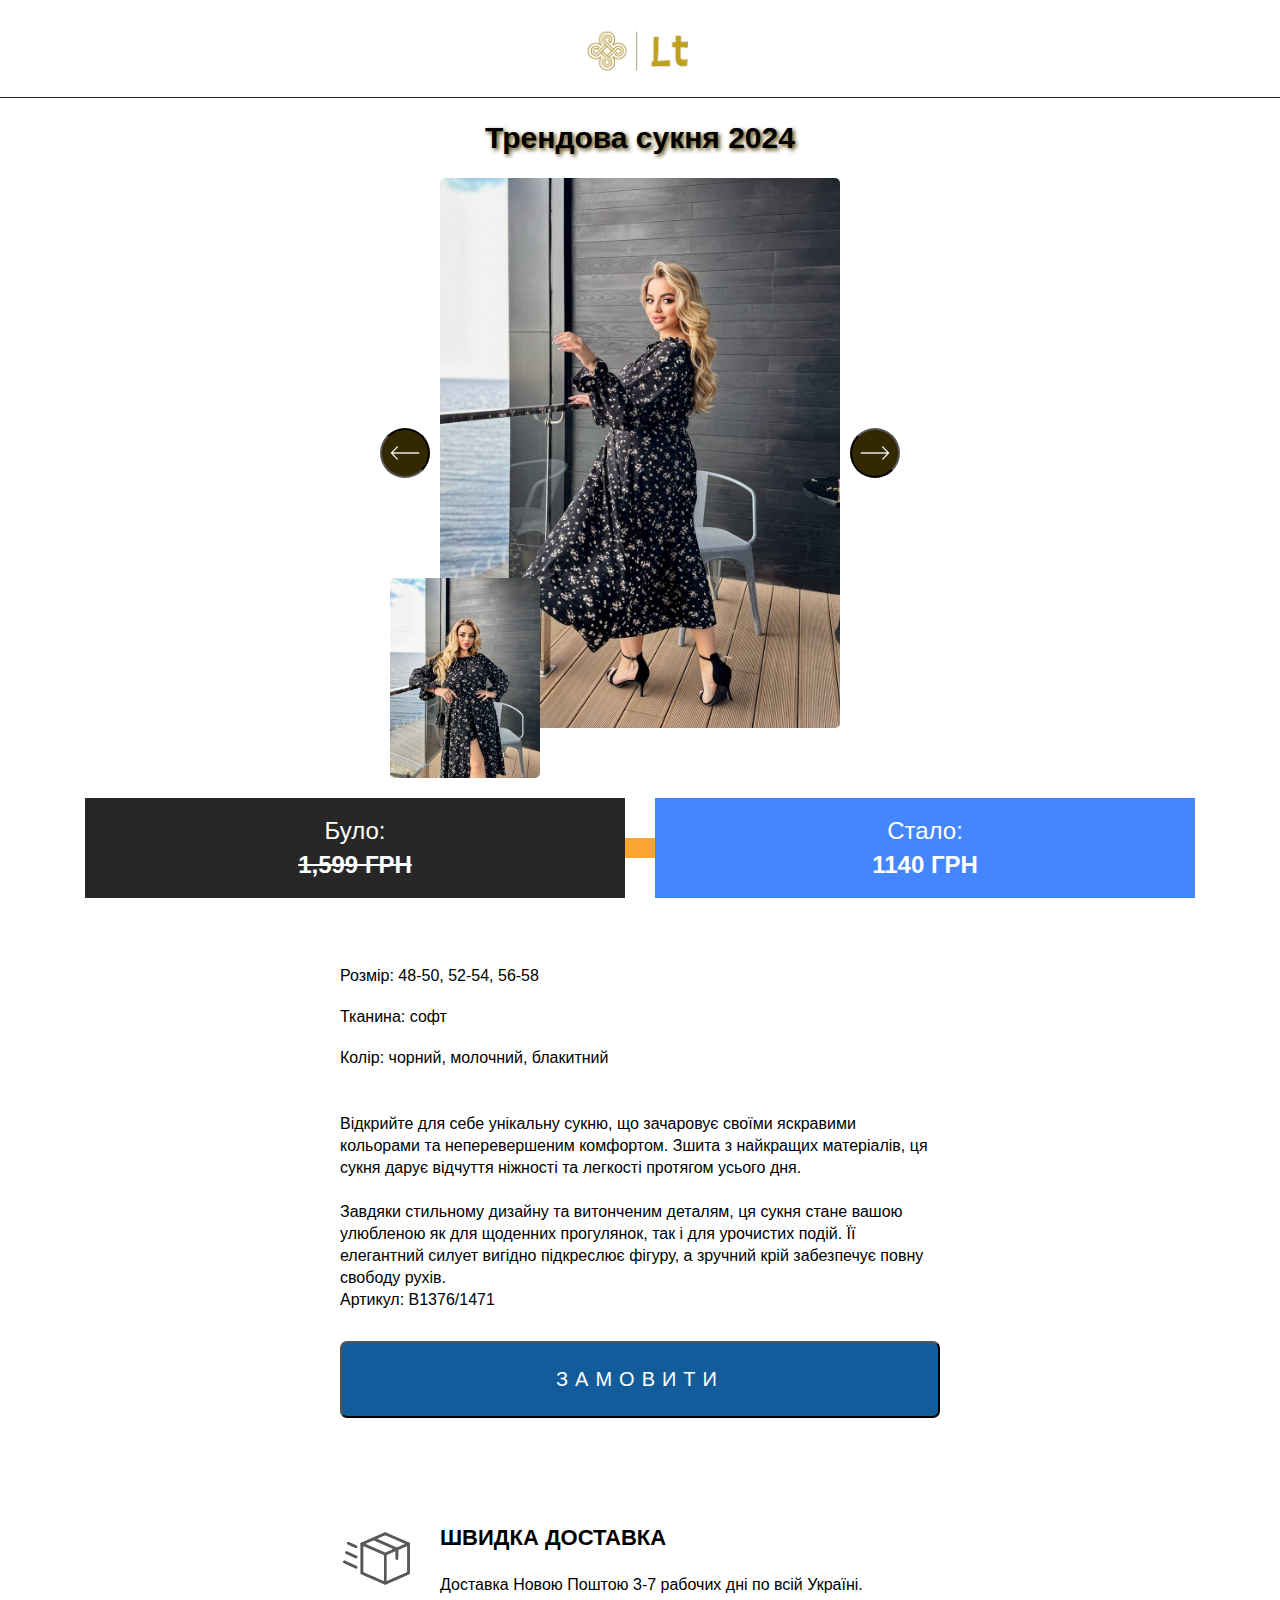
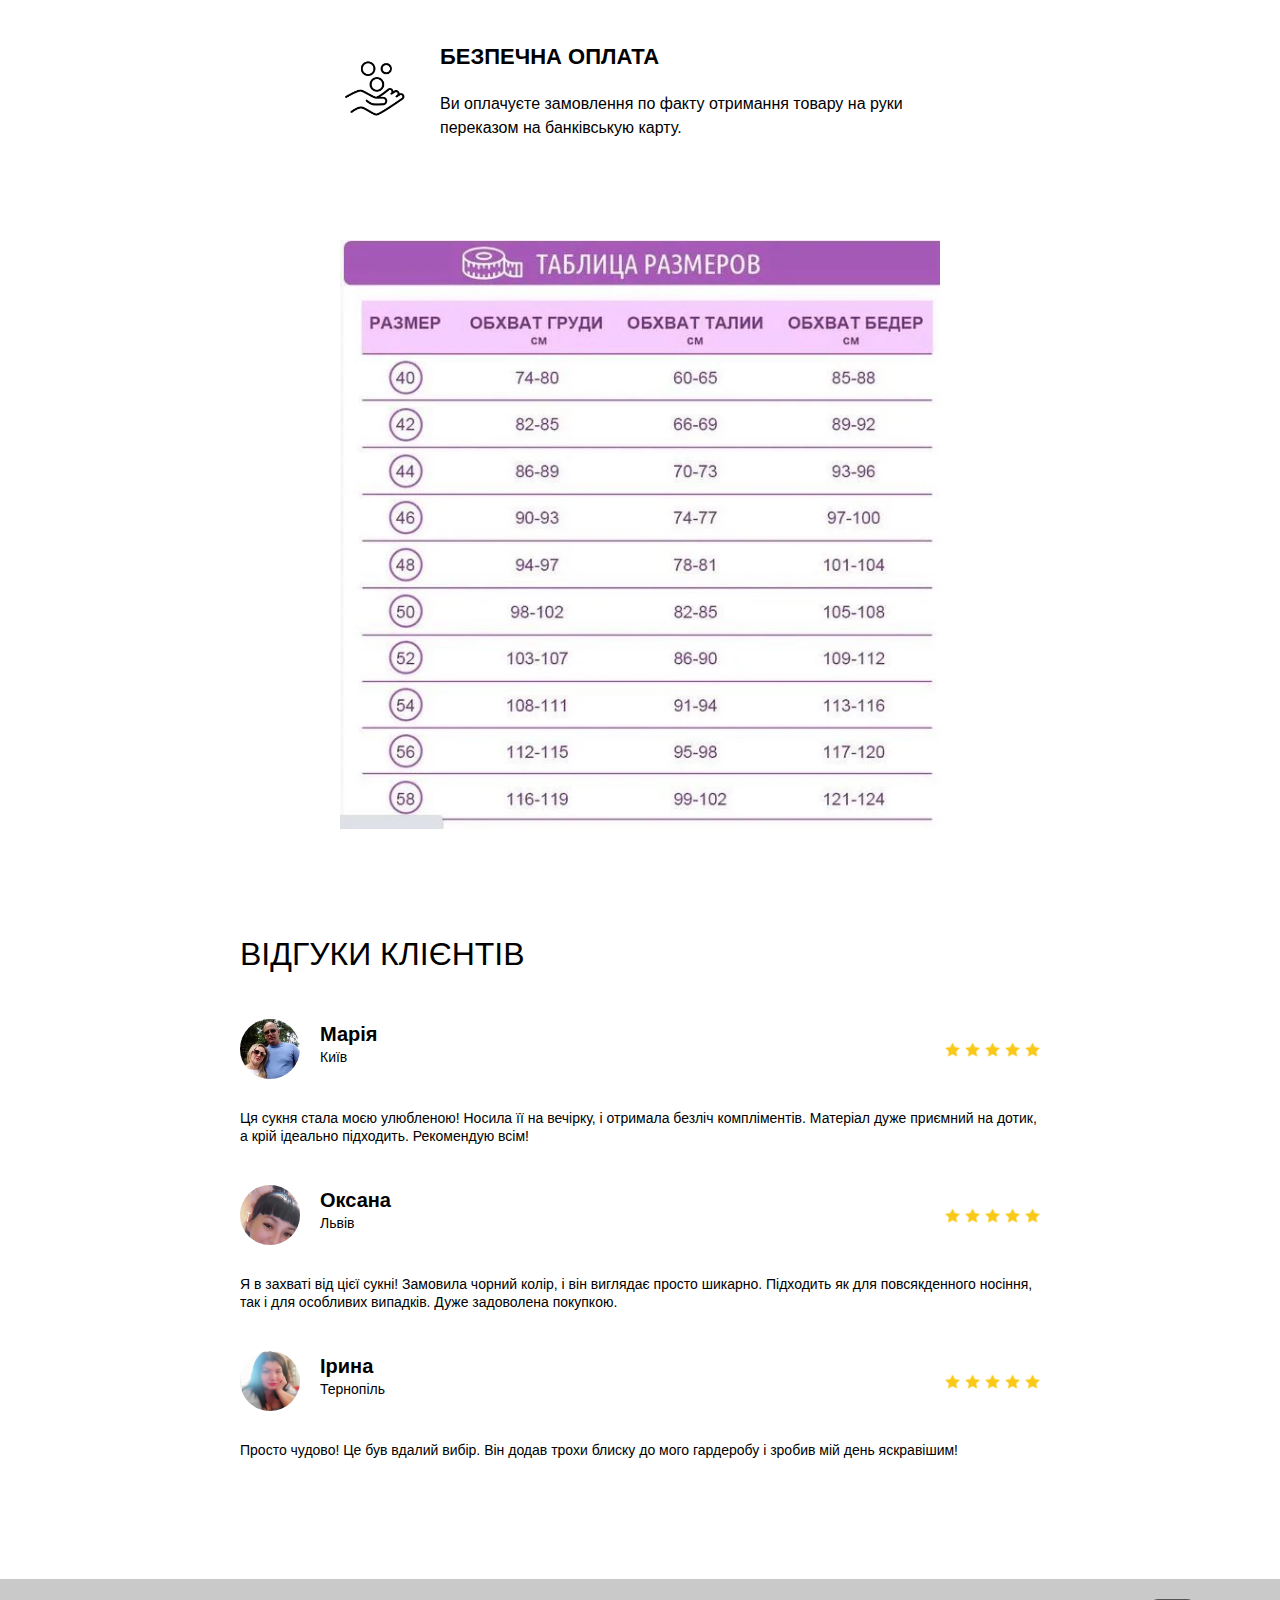
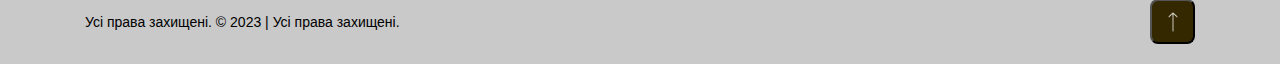
<file: index.html>
<!DOCTYPE html>
<html lang="en">
<head>
    <meta charset="UTF-8">
    <meta name="viewport" content="width=device-width, initial-scale=1.0">
    <link rel="stylesheet" href="./style.css">
    <title>Laftail</title>
    <!-- Meta Pixel Code -->
<script>
!function(f,b,e,v,n,t,s)
{if(f.fbq)return;n=f.fbq=function(){n.callMethod?
n.callMethod.apply(n,arguments):n.queue.push(arguments)};
if(!f._fbq)f._fbq=n;n.push=n;n.loaded=!0;n.version='2.0';
n.queue=[];t=b.createElement(e);t.async=!0;
t.src=v;s=b.getElementsByTagName(e)[0];
s.parentNode.insertBefore(t,s)}(window, document,'script',
'https://connect.facebook.net/en_US/fbevents.js');
fbq('init', '2443268679200905');
fbq('track', 'PageView');
</script>
<noscript><img height="1" width="1" style="display:none"
src="https://www.facebook.com/tr?id=2443268679200905&ev=PageView&noscript=1"
/></noscript>
<!-- End Meta Pixel Code -->
</head>
<body>
    <header class="header">
        <a href="/index.html">
            <img class="logo" src="/images/logo.png" alt="">
        </a>
    </header>
    <main class="main">
        <div class="container">
            <h1 class="title">Трендова сукня 2024</h1>
            <section class="products">
                <div class="productContainer">
                    <div class="productContainer__images">
                        <button class="prev" id="prev2"></button>
                        <div class="productContainer__images-slider">
                            <img class="sliderImages-img1" id="sliderNextImage2" src="" alt="">
                            <img class="sliderImages-img2" id="sliderImage2" src="" alt="">
                        </div>
                        <button class="next" id="next2"></button>
                    </div>
                    <div class="priceBody">
                        <div class="priceBody-left">
                            <span>Було:</span>
                            <p>1,599 ГРН</p>
                        </div>
                        <div class="priceBody-right">
                            <span>Стало:</span>
                            <p>1140 ГРН</p>
                        </div>
                    </div>
                    <div class="productContainer__info">
                        <p class="productContent__info-text">Розмір: 48-50, 52-54, 56-58</p>
                        <p class="productContent__info-text">Тканина: софт</p>
                        <p class="productContent__info-text">Колір: чорний, молочний, блакитний</p>
                        <p class="productContent__info-description">
                            <br>
                            Відкрийте для себе унікальну сукню, що зачаровує своїми яскравими кольорами та неперевершеним комфортом. Зшита з найкращих матеріалів, ця сукня дарує відчуття ніжності та легкості протягом усього дня.
                            <br>
                            <br>
                            Завдяки стильному дизайну та витонченим деталям, ця сукня стане вашою улюбленою як для щоденних прогулянок, так і для урочистих подій. Її елегантний силует вигідно підкреслює фігуру, а зручний крій забезпечує повну свободу рухів.
                            <br>
                            Артикул: В1376/1471
                        <button class="buttonFormActive">Замовити</button>
                    </div>
                </div>
            </section>
            <section class="informations">
                <div class="informations-body">
                    <img src="./images/delivery.png" alt="">
                    <div class="informations-body-box">
                        <h3 class="informations-body-box-title">ШВИДКА ДОСТАВКА</h3>
                        <p class="informations-body-box-text">Доставка Новою Поштою 3-7 рабочих дні по всій Україні.</p>
                    </div>
                </div>
                <div class="informations-body">
                    <img src="./images/payment.png" alt="">
                    <div class="informations-body-box">
                        <h3 class="informations-body-box-title">БЕЗПЕЧНА ОПЛАТА</h3>
                        <p class="informations-body-box-text">Ви оплачуєте замовлення по факту отримання товару на руки переказом на банківськую карту.</p>
                    </div>
                </div>
            </section>
            <section class="manage" id="manage">
                <form id="form">
                    <h3>Заповніть дані для звязку</h3>
                    <label>Імя фамілія:</label>
                    <input id="name" placeholder="Артем Кузьменко" type="text" required>
                    <label>Номер телефону:</label>
                    <input id="tel" placeholder="+380987654321" type="text" required>
                    <label>Колір:</label>
                    <select id="color" required>
                        <option value="" hidden selected>Оберіть колір</option>
                        <option value="чорний">чорний</option>
                        <option value="молочний">молочний</option>
                        <option value="блакитний">блакитний</option>
                    </select>
                    <label>Розмір:</label>
                    <select id="size" required>
                        <option value="" hidden selected>Оберіть розмір</option>
                        <option value="48-50">48-50</option>
                        <option value="52-54">52-54</option>
                        <option value="56-58">56-58</option>
                    </select>
                    <button type="submit">Відправити</button>
                </form>
            </section>
            <img style="margin: 50px auto 100px auto; display: block; width: 100%;
            max-width: 600px;" src="./images/table.webp" alt="">
            <section class="coments">
                <h2 class="coments-title">ВІДГУКИ КЛІЄНТІВ</h2>
                <div class="coment-box">
                    <div class="coment-box-top">
                        <div class="coment-box-top-left">
                            <img src="./images/ava1-c56-arb.jpg" alt="">
                            <div class="coment-box-top-left-text">
                                <h3>Марія</h3>
                                <span>Київ</span>
                            </div>
                        </div>
                        <div class="coment-box-top-right">
                            <img src="./images/star.png" alt="">
                            <img src="./images/star.png" alt="">
                            <img src="./images/star.png" alt="">
                            <img src="./images/star.png" alt="">
                            <img src="./images/star.png" alt="">
                        </div>
                    </div>
                    <span class="description">Ця сукня стала моєю улюбленою! Носила її на вечірку, і отримала безліч компліментів. Матеріал дуже приємний на дотик, а крій ідеально підходить. Рекомендую всім!</span>
                </div>
                <div class="coment-box">
                    <div class="coment-box-top">
                        <div class="coment-box-top-left">
                            <img src="./images/ava2-8ba-arb.jpg" alt="">
                            <div class="coment-box-top-left-text">
                                <h3>Оксана</h3>
                                <span>Львів</span>
                            </div>
                        </div>
                        <div class="coment-box-top-right">
                            <img src="./images/star.png" alt="">
                            <img src="./images/star.png" alt="">
                            <img src="./images/star.png" alt="">
                            <img src="./images/star.png" alt="">
                            <img src="./images/star.png" alt="">
                        </div>
                    </div>
                    <span class="description">Я в захваті від цієї сукні! Замовила чорний колір, і він виглядає просто шикарно. Підходить як для повсякденного носіння, так і для особливих випадків. Дуже задоволена покупкою.</span>
                </div>
                <div class="coment-box">
                    <div class="coment-box-top">
                        <div class="coment-box-top-left">
                            <img src="./images/ava3-01e-arb.jpg" alt="">
                            <div class="coment-box-top-left-text">
                                <h3>Ірина</h3>
                                <span>Тернопіль</span>
                            </div>
                        </div>
                        <div class="coment-box-top-right">
                            <img src="./images/star.png" alt="">
                            <img src="./images/star.png" alt="">
                            <img src="./images/star.png" alt="">
                            <img src="./images/star.png" alt="">
                            <img src="./images/star.png" alt="">
                        </div>
                    </div>
                    <span class="description">Просто чудово! Це був вдалий вибір. Він додав трохи блиску до мого гардеробу і зробив мій день яскравішим!</span>
                </div>
            </section>
        </div>
    </main>
    <footer class="footer">
        <div class="container">
            <div class="footer__list">
                <a href="policy.html">Усі права захищені. © 2023 | Усі права захищені.</a>
                <button class="footerButtonUp"><img src="./images/arrow-back.png" alt=""></button>
            </div>
        </div>
    </footer>
</body>
    
<script src="./scripts/buton.js"></script>
<script src="./scripts/slider.js"></script>
<script src="./scripts/app.js"></script>
</html>
</file>
<file: style.css>
/* CSS Reset */
html, body, div, span, applet, object, iframe,
h1, h2, h3, h4, h5, h6, p, blockquote, pre,
a, abbr, acronym, address, big, cite, code,
del, dfn, em, img, ins, kbd, q, s, samp,
small, strike, strong, sub, sup, tt, var,
b, u, i, center,
dl, dt, dd, ol, ul, li,
fieldset, form, label, legend,
table, caption, tbody, tfoot, thead, tr, th, td,
article, aside, canvas, details, embed,
figure, figcaption, footer, header, hgroup,
menu, nav, output, ruby, section, summary,
time, mark, audio, video {
    margin: 0;
    padding: 0;
    border: 0;
    font-size: 100%;
    font: inherit;
    vertical-align: baseline;
}

/* HTML5 display-role reset for older browsers */
article, aside, details, figcaption, figure,
footer, header, hgroup, menu, nav, section {
    display: block;
}

body {
    line-height: 1;
    font-family: 'Montserrat', sans-serif;
}

ol, ul {
    list-style: none;
}

blockquote, q {
    quotes: none;
}

blockquote::before, blockquote::after,
q::before, q::after {
    content: '';
    content: none;
}

table {
    border-collapse: collapse;
    border-spacing: 0;
}

.container{
    max-width: 1110px;
    padding: 0 15px;
    margin: 0 auto;
}

.header{
    border-bottom: 1px solid #272727;
}

.logo{
    max-width: 150px;
    width: 100%;
    margin: 0 auto;
    display: block;
}

.header__list{
    display: flex;
    justify-content: center;

    gap: 15px;
}

select{
    padding: 7px;
    border-radius: 5px;
}

option{
    padding: 5px;
}

.header__list-li a{
    text-decoration: none;
    text-transform: uppercase;

    color: #000;

    font-size: 18px;
    line-height: 26px;
    font-weight: 700;
    letter-spacing: 1px;
    transition: .1s;
}

.header__list-li a:hover{
    color: #f0bb0e
}

.greating{
    padding: 70px 0;
}

.greating::after{
    content: "";

    display: block;
    width: 100%;
    height: 2px;
    margin-top: 70px;
    background-color: #513e00;
}

.greating-gif{
    max-width: 700px;
    width: 100%;
    margin: 0 auto; 
    display: block;
    border-radius: 7px;
    filter: brightness(50%);
}

.greating-box{
    text-align: center;
    max-width: 500px;
    padding: 0 20px;
    margin: 0 auto -250px auto;
    position: relative;
    z-index: 2;

    color: #fff;
}

.title{
    text-align: center;
    font-size: 30px;
    line-height: 40px;
    font-weight: 700;
    padding: 20px 0;
    text-shadow: 2px 2px 4px #513e00;
}

.priceBody{
    background-color: #faa432;
    width: 100%;
    margin-top: 50px;
    display: flex;
    align-items: center;
    justify-content: center;
    gap: 30px;
    height: 20px;
}

.priceBody-left{
    background-color: #272727;
}

.priceBody-left p{
    text-decoration: line-through;
}

.priceBody-right span,
.priceBody-left span{
    font-weight: 500;
}

.priceBody-right{
    background-color: #4486ff;
}

.priceBody-left,
.priceBody-right{
    width: 100%;
    text-align: center;
    font-size: 24px;
    color: #fff;
    font-weight: 700;
    min-height: 100px;
    display: flex;
    justify-content: center;
    flex-direction: column;
    gap: 10px;
    align-items: center;
}

.subTitle{
    font-size: 16px;
    line-height: 22px;
}

.delivery{
    padding: 100px 0;
    background-color: #f3f3f3;
    text-align: center;
    position: relative;
    overflow: hidden;
}

.delivery::after{
    content: "";

    display: block;

    width: 100%;
    height: 300px;
    background-image: url("./images/flovers.png");
    position: absolute;
    bottom: -115px;
}

.delivery-title{
    font-size: 26px;
    font-weight: 700;
    line-height: 30px;
    padding-bottom: 25px;
}
.delivery-text{
    padding-bottom: 10px;
    font-size: 18px;
    line-height: 24px;
}

.footer{
    background-color: #c9c9c9;
    padding: 20px 15px;
    text-align: center;
}

.footer__list{
    display: flex;
    justify-content: space-between;
    align-items: center;
    gap: 25px;
}


.footer__list a{
    font-size: 14px;
    color: #000;

    text-decoration: none;
}

.footerButtonUp{
    background-color: #342800;
    display: flex;
    justify-content: center;
    align-items: center;
    width: 45px;
    height: 45px;
    border-radius: 8px;
    cursor: pointer;
    transition: .2s;
}
.footerButtonUp:hover{
    background-color: #513e00;
}
.footerButtonUp img{
    width: 20px;
    height: 20px;
}

.footer__list a:hover{
    color: rgb(79, 79, 255);
}



.products{
    display: flex;
    flex-direction: column;
    gap: 100px;
    padding-bottom: 100px;
}

.product{
    display: flex;
    justify-content: center;
    align-items: center;

    gap: 40px;
}

.productCatelogImg{
    object-fit: cover;

    margin: 0 auto;
    margin-bottom: 15px;
    width: 100%;
    max-height: 250px;
}
.productContent__buttons{
    display: flex;
    gap: 10px;
}
.price{
    font-size: 22px !important;
    padding: 0 !important;
}
.detal{
    background-color: transparent !important;
    color: #000 !important;
    border: 2px solid #272727 !important;
}
.productCutalog{
    max-width: 350px;
    flex-direction: column;
    justify-content: center;
    border-bottom: 3px solid #d9d9d9;
    border-top: 3px solid #d9d9d9;
    padding: 15px 0;
    border-radius: 7px;
}

.images{
    display: flex;
    flex-direction: column;
}
.images img{
    max-width: 300px;
    min-width: 200px;
    max-height: 300px;
    object-fit: cover;
    border: 2px solid #272727;
    border-radius: 7px;
    transition: .2s;
}



.images img:hover{
    z-index: 4;
    transform: scale(1.03)
}

.img1{
    margin-left: 120px;
    max-width: 300px !important;
    z-index: 1;
}

.img2{
    margin-top: -140px;
    z-index: 2;
}

.img3{
    margin-left: 120px;
    max-width: 300px !important;
    margin-top: -140px;
    z-index: 3;
}

.img4{
    max-width: 250px !important;
    z-index: 1;
}

.img5{
    margin-left: 120px;
    margin-top: -140px;
    width: 300px;
    z-index: 2;
}

.img6{
    max-width: 300px !important;
    margin-top: -140px;
    z-index: 3;
}

.productContent h3{
    font-size: 32px;
    line-height: 40px;
    padding-bottom: 20px;
    font-weight: 700;
}

.productContent span{
    font-size: 16px;
    line-height: 22px;
    padding-bottom: 30px;
}

.productContent a,
.buttonFormActive{
    display: block;
    font-size: 20px;
    background-color: #135c9b;
    color: #fff;
    letter-spacing: 1px;
    border-radius: 7px;
    padding: 25px 28px;
    margin-top: 30px;
    text-transform: uppercase;
    letter-spacing: 7px;
    width: 100%;
    text-align: center;
    text-decoration: none;
    cursor: pointer;
    transition: .2s;
}


.informations{
    display: flex;
    flex-direction: column;
    gap: 40px;
    padding-bottom: 50px;
    margin: 0px auto;
    max-width: 600px;
}

.informations-body{
    display: flex;
    gap: 30px;
    align-items: center;
}

.informations-body img{
    width: 70px;
    height: 70px;
}

.informations-body-box-title{
    font-size: 22px;
    font-weight: 700;
    line-height: 40px;
    padding-bottom: 15px;
}

.informations-body-box-text{
    font-size: 16px;
    line-height: 24px;
}


.buttonFormActive:hover{
    background-color: #000000;
    color: #fff;
}

.catalog{
    padding-bottom: 100px;
    padding-top: 50px;

    display: flex;
    justify-content: center;
    gap: 50px;
    flex-wrap: wrap;
}

#message{
    color: #1f9d0b;
    font-size: 16px;
    line-height: 22px;
    padding-top: 15px;
}

@import url('https://fonts.googleapis.com/css2?family=Montserrat:wght@100;200;300;400;500;600;700;800;900&display=swap');
  
@media(max-width: 950px) {
    .product{
        flex-wrap: wrap;
    }

    .b-1{
        order: 1;
    }
    .b-2{
        order: 2;
    }
}
@media(max-width: 880px) {
    .greating-gif{
        height: 300px;
    }
}

@media(max-width: 480px) {
    .greating-gif{
        height: 350px;
    }
    .greating-box{
        margin: 0 auto -290px auto;
    }
    .title{
        font-size: 28px;
    }
    .subTitle{
        font-size: 14px;
    }
    .images img{
        max-width: 150px !important;
        max-height: 200px;
    }
    
    .img1{
        margin-left: 30px;
    }
    
    .img2{
        margin-top: -90px;
        z-index: 2;
    }
    
    .img3{
        margin-top: -90px;
        margin-left: 30px;
    }
    
    .img5{
        margin-top: -90px;
        margin-left: 30px;
    }
    
    .img6{
        margin-top: -90px;
    }
}

@media(max-width: 350px) {
    .header {
        padding-bottom: 50px;
    }
}


.manage{
    width: 100%;
    height: 100vh;

    background-color: #00000026;
    
    display: flex;
    justify-content: center;
    align-items: center;

    position: fixed;
    top: 0;
    left: 0;

    z-index: 5;

    opacity: 0;
    visibility: hidden;
    transition: .2s;
}

.manage form{
    background-color: #fff;
    padding: 35px;
    border-radius: 15px;
    border-bottom: 3px solid #000;

    display: flex;
    flex-direction: column;    
}

.manage form h3{
    font-size: 22px;
    line-height: 30px;
    padding-bottom: 12px;
    font-weight: 700;
    text-align: center;

    color: #513e00;
}

.manage form span{
    
    font-size: 16px;
    line-height: 20px;
    text-align: center;

    color: #513e00;
    border-bottom: 1px solid #513e00;

    padding-bottom: 20px;
    margin-bottom: 20px;
}

.manage form label{
    font-size: 16px;
    line-height: 30px;
    padding-top: 10px;
}
.manage form input{
    padding: 6px 10px;
    font-size: 14px;
    border-radius: 5px;

}

.manage form button{
    background-color: #342800;
    padding: 10px 15px;
    font-size: 16px;
    border-radius: 7px;
    margin-top: 15px;
    color: #fff;
    cursor: pointer;
}

.manage form button:hover{
    background-color: #513e00;
}

.active{
    opacity: 1;
    visibility: visible;
}

.productContentF{
    display: flex;
    
    gap: 40px;
    padding-bottom: 100px;
}
.productContent__slider-body{
    display: flex;

    align-items: center;
    gap: 20px;
}
.productContent__slider-slides{
    display: flex;
    justify-content: center;
    padding-top: 10px;
    gap: 5px;
    font-size: 0;
}
.productContent__slider-slides img{
    width: 60px;
    height: 80px;
    object-fit: cover;
    border-radius: 5px;
    opacity: 0.5;
}

.buttonSlideActive{
    opacity: 1 !important;
}

.productContent__slider-body img{
    min-width: 300px;
    width: 100%;
    max-width: 600px;
    height: 500px;
    object-fit: cover;
    border-radius: 7px;
}

.next,
.prev{
    background-color: #342800;
    min-width: 50px;
    min-height: 50px;
    display: flex;
    align-items: center;
    justify-content: center;
    border-radius: 50px;
    transition: .2s;
    z-index: 3;
    cursor: pointer;
}

.next:hover,
.prev:hover{
    background-color: #513e00;
}

.next:after,
.prev:after{
    content: "";
    display: block;

    width: 30px;
    height: 30px;

    background-size: cover;

    background-image: url(./images/arrow-back.png);
}

.next{
    transform: rotate(90deg);
}

.prev{
    transform: rotate(-90deg);
}

.productContent__info-name{
    font-size: 32px;
    font-weight: 700;
    padding-bottom: 30px;
    line-height: 40px;
}

.productContent__info-text{
    font-size: 16px;
    padding-bottom: 25px;
}

.productContent__info-price{
    font-size: 26px;
    padding-bottom: 15px;
    padding-top: 25px;
    color: red;
}

.productContent__info-description{
    font-size: 16px;
    line-height: 22px;
}

.policy{
    padding-bottom: 100px;
}

.policy h1{
    font-size: 32px;
    line-height: 50px;
    padding-bottom: 10px;
}

.policy h2{
    font-size: 26px;
    line-height: 35px;
    padding-bottom: 15px;
}

.policy h3{
    font-size: 20px;
    line-height: 30px;
    padding-bottom: 15px;
}

.policy p{
    font-size: 16px;
    line-height: 22px;
    padding-bottom: 15px;
}

@media(max-width: 960px) {
    .productContentF{
        flex-wrap: wrap;
        justify-content: center;
    }
}

@media(max-width: 600px) {
    .productContent__slider-body img{
        min-width: 200px;
        height: 350px;
    }
    .productContent__slider-body{
        gap: 0px;
    }
    .next{
        margin-left: -40px;

    }
    .prev{
        margin-right: -40px;
    }
}

.discount{
    text-decoration: line-through;
    font-size: 14px;
    color: gray;
    display: block;
    margin-top: -54px;
    padding-left: 85px;
    
}

.productContainer{
    display: flex;
    flex-direction: column;
    align-items: center;
    justify-content: left;
    gap: 60px;
}
.productContainer__info{
    max-width: 600px;
    padding-top: 50px;
}
@media(max-width: 1000px) {
    .productContainer{
        flex-wrap: wrap;
        justify-content: center;
    }
}
.productContainer__images{
    display: flex;
    align-items: center;
    gap: 10px;
}

.productContainer__images-slider{
    display: flex;
    position: relative;
}

.sliderImages-img1{
    width: 150px;
    height: 200px;
    border-radius: 5px;

    object-fit: cover;
    position: absolute;
    bottom: -50px;
    left: -50px;
}

.sliderImages-img2{
    width: 400px;
    height: 550px;
    border-radius: 5px;

    object-fit: cover;
}

@media(max-width: 600px) {
    .sliderImages-img2{
        width: 230px;
        height: 400px;
        border-radius: 5px;
    
        object-fit: cover;
    }

    .sliderImages-img1{
        width: 100px;
        height: 150px;
        border-radius: 5px;
        bottom: -25px;
        left: -25px;
    
        object-fit: cover;
    }
}

.coments{
    max-width: 800px;
    margin: 0 auto 100px auto;
}

.coments-title{
    font-size: 32px;
    line-height: 50px;
    padding-bottom: 20px;
}

.coment-box{
    padding: 20px 0;
}

.coment-box-top{
    padding-bottom: 30px;
    display: flex;
    justify-content: space-between;
}

.description{
    font-size: 14px;
    line-height: 18px;
}
.coment-box-top-right img{
    width: 15px;
}
.coment-box-top-right{
    display: flex;
    align-items: center;
    gap: 5px;
}

.coment-box-top-left{
    display: flex;
    gap: 20px;
}

.coment-box-top-left img{
    width: 60px;
    height: 60px;
    border-radius: 50%;
}

.coment-box-top-left-text h3{
    font-size: 20px;
    font-weight: 700;
    line-height: 30px;
}

.coment-box-top-left-text span{
    font-size: 14px;
}
</file>
